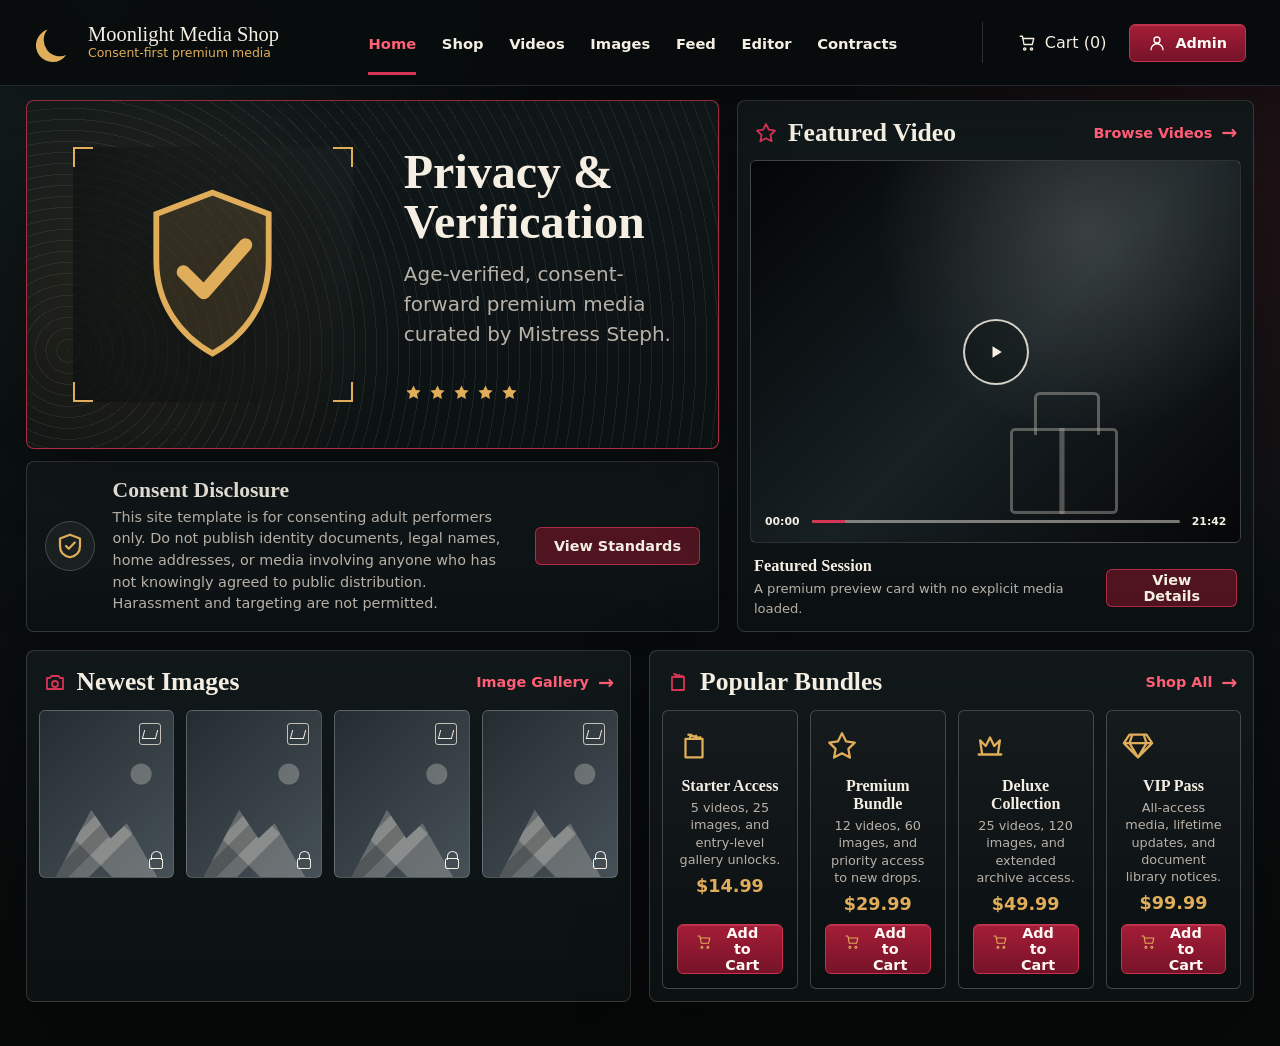
<file: index.html>
<!doctype html>
<html lang="en">
  <head>
    <meta charset="UTF-8" />
    <meta name="viewport" content="width=device-width, initial-scale=1.0" />
    <title>Moonlight Media Shop</title>
    <link rel="icon" href="data:image/svg+xml,%3Csvg xmlns='http://www.w3.org/2000/svg' viewBox='0 0 48 48'%3E%3Cpath fill='%23e0ad5a' d='M36.8 37.7a18.5 18.5 0 0 1-21.3-29 19 19 0 1 0 21.3 29Z'/%3E%3C/svg%3E" />
    <link rel="stylesheet" href="styles.css" />
  </head>
  <body>
    <header class="site-header">
      <a class="brand" href="#home" data-route-link="home" aria-label="Moonlight Media Shop home">
        <span class="brand-mark" aria-hidden="true">
          <svg viewBox="0 0 48 48" role="img">
            <path d="M36.8 37.7a18.5 18.5 0 0 1-21.3-29 19 19 0 1 0 21.3 29Z" />
          </svg>
        </span>
        <span>
          <span class="brand-name">Moonlight Media Shop</span>
          <span class="brand-subtitle">Consent-first premium media</span>
        </span>
      </a>

      <button class="menu-toggle" type="button" aria-label="Open menu" aria-expanded="false">
        <svg viewBox="0 0 24 24" aria-hidden="true">
          <path d="M4 7h16M4 12h16M4 17h16" />
        </svg>
      </button>

      <nav class="main-nav" aria-label="Primary navigation">
        <a class="nav-link active" href="#home" data-route-link="home">Home</a>
        <a class="nav-link" href="#shop" data-route-link="shop">Shop</a>
        <a class="nav-link" href="#videos" data-route-link="videos">Videos</a>
        <a class="nav-link" href="#images" data-route-link="images">Images</a>
        <a class="nav-link" href="#feed" data-route-link="feed">Feed</a>
        <a class="nav-link" href="#photo-editor" data-route-link="photo-editor">Editor</a>
        <a class="nav-link" href="#contracts" data-route-link="contracts">Contracts</a>
      </nav>

      <div class="header-actions">
        <button class="icon-button cart-button" type="button" aria-label="Open cart">
          <svg viewBox="0 0 24 24" aria-hidden="true">
            <path d="M6 6h15l-2 8H8L6 3H3" />
            <circle cx="9" cy="20" r="1.5" />
            <circle cx="18" cy="20" r="1.5" />
          </svg>
          <span>Cart (<span id="cartCount">0</span>)</span>
        </button>
        <button class="primary-button" type="button" data-route-link="contracts">
          <svg viewBox="0 0 24 24" aria-hidden="true">
            <path d="M12 12a4 4 0 1 0 0-8 4 4 0 0 0 0 8ZM4 21a8 8 0 0 1 16 0" />
          </svg>
          Admin
        </button>
      </div>
    </header>

    <main>
      <section class="page active" id="home" data-route="home">
        <div class="home-grid">
          <section class="hero-panel">
            <div class="verification-banner" aria-label="Privacy-safe verification banner placeholder">
              <div class="verification-art" aria-hidden="true">
                <span class="corner top-left"></span>
                <span class="corner top-right"></span>
                <span class="corner bottom-left"></span>
                <span class="corner bottom-right"></span>
                <svg viewBox="0 0 80 96" role="img">
                  <path d="M40 6 69 17v24c0 22-12.2 38.8-29 48C23.2 79.8 11 63 11 41V17L40 6Z" />
                  <path d="m25 47 10.5 10.5L57 33" />
                </svg>
              </div>
              <div class="verification-copy">
                <h1>Privacy &amp; Verification</h1>
                <p>Age-verified, consent-forward premium media curated by Mistress Steph.</p>
                <div class="rating-row" aria-label="Five star editorial rating">
                  <svg viewBox="0 0 24 24" aria-hidden="true">
                    <path d="m12 3 2.8 5.7 6.2.9-4.5 4.4 1.1 6.2L12 17.2l-5.6 3 1.1-6.2L3 9.6l6.2-.9L12 3Z" />
                  </svg>
                  <svg viewBox="0 0 24 24" aria-hidden="true">
                    <path d="m12 3 2.8 5.7 6.2.9-4.5 4.4 1.1 6.2L12 17.2l-5.6 3 1.1-6.2L3 9.6l6.2-.9L12 3Z" />
                  </svg>
                  <svg viewBox="0 0 24 24" aria-hidden="true">
                    <path d="m12 3 2.8 5.7 6.2.9-4.5 4.4 1.1 6.2L12 17.2l-5.6 3 1.1-6.2L3 9.6l6.2-.9L12 3Z" />
                  </svg>
                  <svg viewBox="0 0 24 24" aria-hidden="true">
                    <path d="m12 3 2.8 5.7 6.2.9-4.5 4.4 1.1 6.2L12 17.2l-5.6 3 1.1-6.2L3 9.6l6.2-.9L12 3Z" />
                  </svg>
                  <svg viewBox="0 0 24 24" aria-hidden="true">
                    <path d="m12 3 2.8 5.7 6.2.9-4.5 4.4 1.1 6.2L12 17.2l-5.6 3 1.1-6.2L3 9.6l6.2-.9L12 3Z" />
                  </svg>
                </div>
              </div>
            </div>

            <div class="disclosure-strip">
              <div class="shield-icon" aria-hidden="true">
                <svg viewBox="0 0 24 24">
                  <path d="M12 3 20 6v6c0 5.2-3.1 8-8 9-4.9-1-8-3.8-8-9V6l8-3Z" />
                  <path d="m8.8 12 2.2 2.2 4.8-5" />
                </svg>
              </div>
              <div>
                <h2>Consent Disclosure</h2>
                <p>
                  This site template is for consenting adult performers only. Do not publish identity
                  documents, legal names, home addresses, or media involving anyone who has not knowingly
                  agreed to public distribution. Harassment and targeting are not permitted.
                </p>
              </div>
              <button class="secondary-button" type="button" data-route-link="contracts">View Standards</button>
            </div>
          </section>

          <section class="feature-video panel">
            <div class="section-heading">
              <h2>
                <svg viewBox="0 0 24 24" aria-hidden="true">
                  <path d="m12 3 2.8 5.7 6.2.9-4.5 4.4 1.1 6.2L12 17.2l-5.6 3 1.1-6.2L3 9.6l6.2-.9L12 3Z" />
                </svg>
                Featured Video
              </h2>
              <button class="text-button" type="button" data-route-link="videos">Browse Videos</button>
            </div>
            <div class="video-frame featured-frame">
              <div class="stage-prop" aria-hidden="true"></div>
              <button class="play-button" type="button" aria-label="Preview featured video">
                <svg viewBox="0 0 24 24" aria-hidden="true">
                  <path d="m9 7 8 5-8 5V7Z" />
                </svg>
              </button>
              <div class="media-timeline" aria-hidden="true">
                <span>00:00</span>
                <div><span></span></div>
                <span>21:42</span>
              </div>
            </div>
            <div class="media-details">
              <div>
                <h3>Featured Session</h3>
                <p>A premium preview card with no explicit media loaded.</p>
              </div>
              <button class="secondary-button" type="button" data-route-link="shop">View Details</button>
            </div>
          </section>
        </div>

        <div class="feed-grid">
          <section class="panel">
            <div class="section-heading">
              <h2>
                <svg viewBox="0 0 24 24" aria-hidden="true">
                  <path d="M4 8h3l1.4-2h7.2L17 8h3v11H4V8Z" />
                  <circle cx="12" cy="14" r="3" />
                </svg>
                Newest Images
              </h2>
              <button class="text-button" type="button" data-route-link="images">Image Gallery</button>
            </div>
            <div class="image-row">
              <article class="image-card"><span class="image-icon"></span><span class="lock-icon"></span></article>
              <article class="image-card"><span class="image-icon"></span><span class="lock-icon"></span></article>
              <article class="image-card"><span class="image-icon"></span><span class="lock-icon"></span></article>
              <article class="image-card"><span class="image-icon"></span><span class="lock-icon"></span></article>
            </div>
          </section>

          <section class="panel">
            <div class="section-heading">
              <h2>
                <svg viewBox="0 0 24 24" aria-hidden="true">
                  <path d="M6 7h12v13H6V7ZM8 4l10 3M12 7l1.5-2.2M15 7l1.5-1.2M9 7l.8-3" />
                </svg>
                Popular Bundles
              </h2>
              <button class="text-button" type="button" data-route-link="shop">Shop All</button>
            </div>
            <div class="bundle-grid" id="homeBundles"></div>
          </section>
        </div>
      </section>

      <section class="page" id="shop" data-route="shop">
        <div class="page-title-row">
          <div>
            <h1>Shop</h1>
            <p>Premium access bundles, updated regularly with consent-verified media drops.</p>
          </div>
          <button class="secondary-button cart-button" type="button">Open Cart</button>
        </div>
        <div class="product-grid" id="shopProducts"></div>
      </section>

      <section class="page" id="videos" data-route="videos">
        <div class="page-title-row">
          <div>
            <h1>Video Albums</h1>
            <p>Albums are organized by bundle access, with VIP-only bonus albums after the core bundles.</p>
          </div>
          <div class="toolbar">
            <label>
              <span>Access</span>
              <select id="videoCategory">
                <option value="all">All Albums</option>
                <option value="starter-access">Starter Access</option>
                <option value="premium-bundle">Premium Bundle</option>
                <option value="deluxe-collection">Deluxe Collection</option>
                <option value="vip-pass">VIP Pass</option>
                <option value="vip-extra">VIP Bonus Albums</option>
              </select>
            </label>
            <label>
              <span>Sort</span>
              <select id="videoSort">
                <option value="bundle">Bundle Order</option>
                <option value="count">Most Videos</option>
                <option value="popular">Popular</option>
              </select>
            </label>
          </div>
        </div>
        <section class="media-upload-panel panel" id="videoUploadPanel" hidden>
          <div>
            <h2>Upload Videos</h2>
            <p>Admin media uploads for the selected album. Files stay in this browser session.</p>
          </div>
          <div class="media-upload-controls">
            <label>
              <span>Album</span>
              <select id="videoUploadAlbum"></select>
            </label>
          </div>
          <label class="drop-zone media-drop-zone" for="videoUpload">
            <svg viewBox="0 0 24 24" aria-hidden="true">
              <path d="M12 16V4m0 0L7 9m5-5 5 5M5 20h14" />
            </svg>
            <span>Choose Videos</span>
            <small>Video files, no frontend size cap</small>
          </label>
          <input id="videoUpload" class="media-file-input" type="file" accept="video/*" multiple />
          <p class="upload-status" id="videoUploadStatus" role="status"></p>
        </section>
        <section class="media-editor-panel panel" id="videoEditorPanel" hidden>
          <div class="editor-head">
            <div>
              <h2>Video Editor</h2>
              <p id="videoEditorSummary">Select an album to manage.</p>
            </div>
            <div class="editor-toolbar">
              <label>
                <span>Album</span>
                <select id="videoEditorAlbum"></select>
              </label>
              <button class="secondary-button" type="button" data-delete-selected-media="video">Delete Selected</button>
              <button class="secondary-button danger-button" type="button" data-clear-media-album="video">Clear Album</button>
            </div>
          </div>
          <div class="editor-list" id="videoEditorList"></div>
        </section>
        <div class="video-grid" id="videoGrid"></div>
      </section>

      <section class="page" id="images" data-route="images">
        <div class="page-title-row">
          <div>
            <h1>Image Gallery</h1>
            <p>Image albums are arranged by bundle access, including three extra VIP-only collections.</p>
          </div>
          <div class="toolbar">
            <label>
              <span>Access</span>
              <select id="imageCategory">
                <option value="all">All Albums</option>
                <option value="starter-access">Starter Access</option>
                <option value="premium-bundle">Premium Bundle</option>
                <option value="deluxe-collection">Deluxe Collection</option>
                <option value="vip-pass">VIP Pass</option>
                <option value="vip-extra">VIP Bonus Albums</option>
              </select>
            </label>
            <label>
              <span>Sort</span>
              <select id="imageSort">
                <option value="bundle">Bundle Order</option>
                <option value="count">Most Images</option>
                <option value="popular">Popular</option>
              </select>
            </label>
          </div>
        </div>
        <section class="media-upload-panel panel" id="imageUploadPanel" hidden>
          <div>
            <h2>Upload Images</h2>
            <p>Admin media uploads for the selected album. Files stay in this browser session.</p>
          </div>
          <div class="media-upload-controls">
            <label>
              <span>Album</span>
              <select id="imageUploadAlbum"></select>
            </label>
          </div>
          <label class="drop-zone media-drop-zone" for="imageUpload">
            <svg viewBox="0 0 24 24" aria-hidden="true">
              <path d="M12 16V4m0 0L7 9m5-5 5 5M5 20h14" />
            </svg>
            <span>Choose Images</span>
            <small>Image files, no frontend size cap</small>
          </label>
          <input id="imageUpload" class="media-file-input" type="file" accept="image/*" multiple />
          <p class="upload-status" id="imageUploadStatus" role="status"></p>
        </section>
        <section class="media-editor-panel panel" id="imageEditorPanel" hidden>
          <div class="editor-head">
            <div>
              <h2>Image Editor</h2>
              <p id="imageEditorSummary">Select an album to manage.</p>
            </div>
            <div class="editor-toolbar">
              <label>
                <span>Album</span>
                <select id="imageEditorAlbum"></select>
              </label>
              <button class="secondary-button" type="button" data-delete-selected-media="image">Delete Selected</button>
              <button class="secondary-button danger-button" type="button" data-clear-media-album="image">Clear Album</button>
            </div>
          </div>
          <div class="editor-list" id="imageEditorList"></div>
        </section>
        <div class="gallery-grid" id="imageGrid"></div>
      </section>

      <section class="page" id="feed" data-route="feed">
        <div class="page-title-row">
          <div>
            <h1>Feed</h1>
            <p>Published edits from the photo editor appear here as a local media feed.</p>
          </div>
          <div class="toolbar">
            <button class="secondary-button" type="button" data-route-link="photo-editor">Open Editor</button>
            <button class="secondary-button danger-button" type="button" id="clearPhotoFeed">Clear Feed</button>
          </div>
        </div>
        <div class="photo-feed-grid" id="photoFeedGrid"></div>
      </section>

      <section class="page" id="photo-editor" data-route="photo-editor">
        <div class="page-title-row">
          <div>
            <h1>Photo Editor</h1>
            <p>Upload a photo, edit it on canvas, then publish the finished image to the feed.</p>
          </div>
          <button class="secondary-button" type="button" data-route-link="feed">View Feed</button>
        </div>

        <div class="photo-panel-menu" aria-label="Photo editor panel controls">
          <div class="photo-panel-menu-group">
            <span>Left Panel</span>
            <div class="photo-panel-menu-buttons" role="group" aria-label="Left panel tools">
              <button class="active" type="button" data-editor-panel="left" data-editor-section="source">Source</button>
              <button type="button" data-editor-panel="left" data-editor-section="post">Post</button>
              <button type="button" data-editor-panel="left" data-editor-section="actions">Actions</button>
            </div>
          </div>

          <div class="photo-panel-menu-group">
            <span>Right Panel</span>
            <div class="photo-panel-menu-buttons" role="group" aria-label="Right panel tools">
              <button class="active" type="button" data-editor-panel="right" data-editor-section="presets">Presets</button>
              <button type="button" data-editor-panel="right" data-editor-section="color">Color</button>
              <button type="button" data-editor-panel="right" data-editor-section="effects">Effects</button>
              <button type="button" data-editor-panel="right" data-editor-section="transform">Transform</button>
              <button type="button" data-editor-panel="right" data-editor-section="brush">Brush</button>
              <button type="button" data-editor-panel="right" data-editor-section="text">Text</button>
              <button type="button" data-editor-panel="right" data-editor-section="shapes">Shapes</button>
            </div>
          </div>
        </div>

        <div class="photo-editor-shell">
          <aside class="photo-tool-panel panel">
            <section class="tool-section active" data-panel-section="source" data-panel-side="left">
              <h2>Source</h2>
              <label class="drop-zone photo-drop-zone" for="photoEditorUpload">
                <svg viewBox="0 0 24 24" aria-hidden="true">
                  <path d="M12 16V4m0 0L7 9m5-5 5 5M5 20h14" />
                </svg>
                <span>Choose Photo</span>
                <small>JPG, PNG, WebP, GIF</small>
              </label>
              <input id="photoEditorUpload" class="media-file-input" type="file" accept="image/*" />
            </section>

            <section class="tool-section" data-panel-section="post" data-panel-side="left">
              <h2>Feed Post</h2>
              <label>
                <span>Title</span>
                <input id="photoFeedTitle" type="text" placeholder="Untitled edit" />
              </label>
              <label>
                <span>Caption</span>
                <textarea id="photoFeedCaption" rows="4" placeholder="Caption"></textarea>
              </label>
              <button class="primary-button full-width" type="button" id="publishPhotoFeed">Publish to Feed</button>
            </section>

            <section class="tool-section" data-panel-section="actions" data-panel-side="left">
              <h2>Actions</h2>
              <div class="button-grid">
                <button class="secondary-button" type="button" id="undoPhotoEdit">Undo</button>
                <button class="secondary-button" type="button" id="redoPhotoEdit">Redo</button>
                <button class="secondary-button" type="button" id="resetPhotoEdit">Reset</button>
                <button class="secondary-button" type="button" id="downloadPhotoEdit">Download</button>
              </div>
            </section>
          </aside>

          <section class="photo-canvas-panel panel">
            <div class="photo-canvas-toolbar">
              <div>
                <strong id="photoCanvasLabel">No photo loaded</strong>
                <span id="photoCanvasMeta">0 x 0</span>
              </div>
              <label class="inline-check">
                <input id="compareOriginal" type="checkbox" />
                <span>Compare</span>
              </label>
            </div>
            <div class="photo-canvas-wrap">
              <canvas id="photoCanvas" width="1200" height="800"></canvas>
              <div class="photo-empty-state" id="photoEmptyState">Upload a photo</div>
            </div>
            <p class="upload-status" id="photoEditorStatus" role="status"></p>
          </section>

          <aside class="photo-tool-panel panel">
            <section class="tool-section active" data-panel-section="presets" data-panel-side="right">
              <h2>Presets</h2>
              <div class="preset-grid">
                <button type="button" data-photo-preset="clean">Clean</button>
                <button type="button" data-photo-preset="warm">Warm</button>
                <button type="button" data-photo-preset="noir">Noir</button>
                <button type="button" data-photo-preset="vintage">Vintage</button>
                <button type="button" data-photo-preset="soft">Soft</button>
                <button type="button" data-photo-preset="punch">Punch</button>
              </div>
            </section>

            <section class="tool-section" data-panel-section="color" data-panel-side="right">
              <h2>Color</h2>
              <label class="range-control">
                <span>Brightness <output id="brightnessValue">100</output></span>
                <input id="brightnessControl" type="range" min="0" max="200" value="100" data-photo-setting="brightness" />
              </label>
              <label class="range-control">
                <span>Contrast <output id="contrastValue">100</output></span>
                <input id="contrastControl" type="range" min="0" max="200" value="100" data-photo-setting="contrast" />
              </label>
              <label class="range-control">
                <span>Saturation <output id="saturationValue">100</output></span>
                <input id="saturationControl" type="range" min="0" max="220" value="100" data-photo-setting="saturation" />
              </label>
              <label class="range-control">
                <span>Hue <output id="hueValue">0</output></span>
                <input id="hueControl" type="range" min="-180" max="180" value="0" data-photo-setting="hue" />
              </label>
              <label class="range-control">
                <span>Warmth <output id="warmthValue">0</output></span>
                <input id="warmthControl" type="range" min="-100" max="100" value="0" data-photo-setting="warmth" />
              </label>
              <label class="range-control">
                <span>Grayscale <output id="grayscaleValue">0</output></span>
                <input id="grayscaleControl" type="range" min="0" max="100" value="0" data-photo-setting="grayscale" />
              </label>
              <label class="range-control">
                <span>Sepia <output id="sepiaValue">0</output></span>
                <input id="sepiaControl" type="range" min="0" max="100" value="0" data-photo-setting="sepia" />
              </label>
            </section>

            <section class="tool-section" data-panel-section="effects" data-panel-side="right">
              <h2>Effects</h2>
              <label class="range-control">
                <span>Blur <output id="blurValue">0</output></span>
                <input id="blurControl" type="range" min="0" max="12" value="0" step="0.5" data-photo-setting="blur" />
              </label>
              <label class="range-control">
                <span>Vignette <output id="vignetteValue">0</output></span>
                <input id="vignetteControl" type="range" min="0" max="100" value="0" data-photo-setting="vignette" />
              </label>
              <label class="range-control">
                <span>Pixelate <output id="pixelateValue">1</output></span>
                <input id="pixelateControl" type="range" min="1" max="32" value="1" data-photo-setting="pixelate" />
              </label>
              <label class="range-control">
                <span>Frame <output id="frameWidthValue">0</output></span>
                <input id="frameWidthControl" type="range" min="0" max="80" value="0" data-photo-setting="frameWidth" />
              </label>
              <label>
                <span>Frame Color</span>
                <input id="frameColorControl" type="color" value="#e0ad5a" data-photo-setting="frameColor" />
              </label>
              <label class="inline-check">
                <input id="watermarkControl" type="checkbox" data-photo-setting="watermark" />
                <span>Watermark</span>
              </label>
            </section>

            <section class="tool-section" data-panel-section="transform" data-panel-side="right">
              <h2>Transform</h2>
              <div class="button-grid">
                <button class="secondary-button" type="button" data-photo-transform="rotate-left">Rotate Left</button>
                <button class="secondary-button" type="button" data-photo-transform="rotate-right">Rotate Right</button>
                <button class="secondary-button" type="button" data-photo-transform="flip-x">Flip X</button>
                <button class="secondary-button" type="button" data-photo-transform="flip-y">Flip Y</button>
              </div>
              <label>
                <span>Crop</span>
                <select id="cropRatio">
                  <option value="original">Original</option>
                  <option value="1:1">Square</option>
                  <option value="4:5">4:5</option>
                  <option value="16:9">16:9</option>
                  <option value="9:16">9:16</option>
                </select>
              </label>
              <button class="secondary-button full-width" type="button" id="applyCrop">Apply Crop</button>
              <div class="resize-grid">
                <label>
                  <span>Width</span>
                  <input id="resizeWidth" type="number" min="64" step="1" />
                </label>
                <label>
                  <span>Height</span>
                  <input id="resizeHeight" type="number" min="64" step="1" />
                </label>
              </div>
              <button class="secondary-button full-width" type="button" id="applyResize">Resize</button>
            </section>

            <section class="tool-section" data-panel-section="brush" data-panel-side="right">
              <h2>Brush</h2>
              <div class="segmented-control" role="group" aria-label="Paint tool">
                <button class="active" type="button" data-photo-tool="brush">Brush</button>
                <button type="button" data-photo-tool="eraser">Eraser</button>
              </div>
              <label>
                <span>Color</span>
                <input id="brushColor" type="color" value="#ff6077" />
              </label>
              <label class="range-control">
                <span>Size <output id="brushSizeValue">18</output></span>
                <input id="brushSize" type="range" min="2" max="120" value="18" />
              </label>
              <label class="range-control">
                <span>Opacity <output id="brushOpacityValue">85</output></span>
                <input id="brushOpacity" type="range" min="5" max="100" value="85" />
              </label>
            </section>

            <section class="tool-section" data-panel-section="text" data-panel-side="right">
              <h2>Text</h2>
              <input id="overlayText" type="text" placeholder="Text overlay" />
              <div class="resize-grid">
                <label>
                  <span>Size</span>
                  <input id="textSize" type="number" min="12" max="220" value="54" />
                </label>
                <label>
                  <span>Color</span>
                  <input id="textColor" type="color" value="#f5efe3" />
                </label>
              </div>
              <label>
                <span>Font</span>
                <select id="textFont">
                  <option value="Georgia, serif">Serif</option>
                  <option value="Inter, sans-serif">Sans</option>
                  <option value="Impact, sans-serif">Impact</option>
                  <option value="'Courier New', monospace">Mono</option>
                </select>
              </label>
              <label>
                <span>Placement</span>
                <select id="textPlacement">
                  <option value="center">Center</option>
                  <option value="top">Top</option>
                  <option value="bottom">Bottom</option>
                  <option value="left">Left</option>
                  <option value="right">Right</option>
                </select>
              </label>
              <button class="secondary-button full-width" type="button" id="addPhotoText">Add Text</button>
            </section>

            <section class="tool-section" data-panel-section="shapes" data-panel-side="right">
              <h2>Shapes</h2>
              <div class="resize-grid">
                <label>
                  <span>Shape</span>
                  <select id="shapeType">
                    <option value="rectangle">Rectangle</option>
                    <option value="circle">Circle</option>
                    <option value="line">Line</option>
                  </select>
                </label>
                <label>
                  <span>Color</span>
                  <input id="shapeColor" type="color" value="#e0ad5a" />
                </label>
              </div>
              <label class="range-control">
                <span>Size <output id="shapeSizeValue">35</output></span>
                <input id="shapeSize" type="range" min="10" max="90" value="35" />
              </label>
              <label class="inline-check">
                <input id="shapeFill" type="checkbox" />
                <span>Fill</span>
              </label>
              <button class="secondary-button full-width" type="button" id="addPhotoShape">Add Shape</button>
            </section>
          </aside>
        </div>
      </section>

      <section class="page" id="contracts" data-route="contracts">
        <div class="page-title-row">
          <div>
            <h1>Contracts</h1>
            <p>Public contract viewer. Admin access is required only for uploading, downloading, or deleting documents.</p>
          </div>
          <button class="secondary-button" type="button" id="logoutContracts" hidden>Lock</button>
        </div>

        <section class="contract-lock panel" id="contractLock">
          <div class="lock-art" aria-hidden="true">
            <svg viewBox="0 0 64 64">
              <rect x="14" y="28" width="36" height="28" rx="4" />
              <path d="M22 28v-8a10 10 0 0 1 20 0v8" />
              <path d="M32 39v8" />
            </svg>
          </div>
          <div>
            <h2>Admin Access</h2>
            <p>Enter the admin password to upload documents or enable download and delete controls.</p>
            <form class="password-form" id="passwordForm">
              <label>
                <span>Password</span>
                <input id="contractPassword" type="password" autocomplete="current-password" />
              </label>
              <button class="primary-button" type="submit">Unlock</button>
            </form>
            <p class="form-message" id="passwordMessage" role="status"></p>
          </div>
        </section>

        <section class="contract-admin panel" id="contractAdmin">
          <div class="tabs" role="tablist" aria-label="Contract tools">
            <button class="tab active" type="button" data-tab="library">Public Documents</button>
            <button class="tab" type="button" id="uploadTabButton" data-tab="upload" hidden>Upload Document</button>
          </div>

          <div class="tab-panel active" id="libraryTab" data-tab-panel="library">
            <div class="table-wrap">
              <table class="document-table">
                <thead>
                  <tr>
                    <th>Name</th>
                    <th>Type</th>
                    <th>Size</th>
                    <th>Uploaded</th>
                    <th>Actions</th>
                  </tr>
                </thead>
                <tbody id="documentRows"></tbody>
              </table>
            </div>
            <div class="document-preview" id="documentPreview">
              <p>Select a PDF, DOCX, or Word file from the library to preview it here.</p>
            </div>
          </div>

          <div class="tab-panel" id="uploadTab" data-tab-panel="upload">
            <div class="upload-layout">
              <div>
                <h2>Upload New Document</h2>
                <p>
                  Add PDF or Word documents that you are authorized to publish or review. PDFs preview
                  inline, DOCX files show extracted text when supported, and files stay in this browser
                  session for the static demo.
                </p>
              </div>
              <label class="drop-zone" for="documentUpload">
                <svg viewBox="0 0 24 24" aria-hidden="true">
                  <path d="M12 16V4m0 0L7 9m5-5 5 5M5 20h14" />
                </svg>
                <span>Choose Files</span>
                <small>PDF, DOC, or DOCX up to 50MB</small>
              </label>
              <input id="documentUpload" type="file" accept=".pdf,.doc,.docx,application/pdf,application/msword,application/vnd.openxmlformats-officedocument.wordprocessingml.document" multiple />
            </div>
          </div>
        </section>
      </section>
    </main>

    <aside class="cart-drawer" id="cartDrawer" aria-label="Shopping cart" aria-hidden="true">
      <div class="cart-panel">
        <div class="cart-head">
          <h2>Cart</h2>
          <button class="icon-only" type="button" id="closeCart" aria-label="Close cart">
            <svg viewBox="0 0 24 24" aria-hidden="true">
              <path d="m6 6 12 12M18 6 6 18" />
            </svg>
          </button>
        </div>
        <div class="cart-items" id="cartItems"></div>
        <div class="cart-total">
          <span>Total</span>
          <strong id="cartTotal">$0.00</strong>
        </div>
        <div class="checkout-status" id="checkoutStatus" aria-live="polite"></div>
        <button class="primary-button full-width" type="button" id="checkoutButton">Checkout</button>
      </div>
    </aside>

    <script src="script.js"></script>
  </body>
</html>
</file>
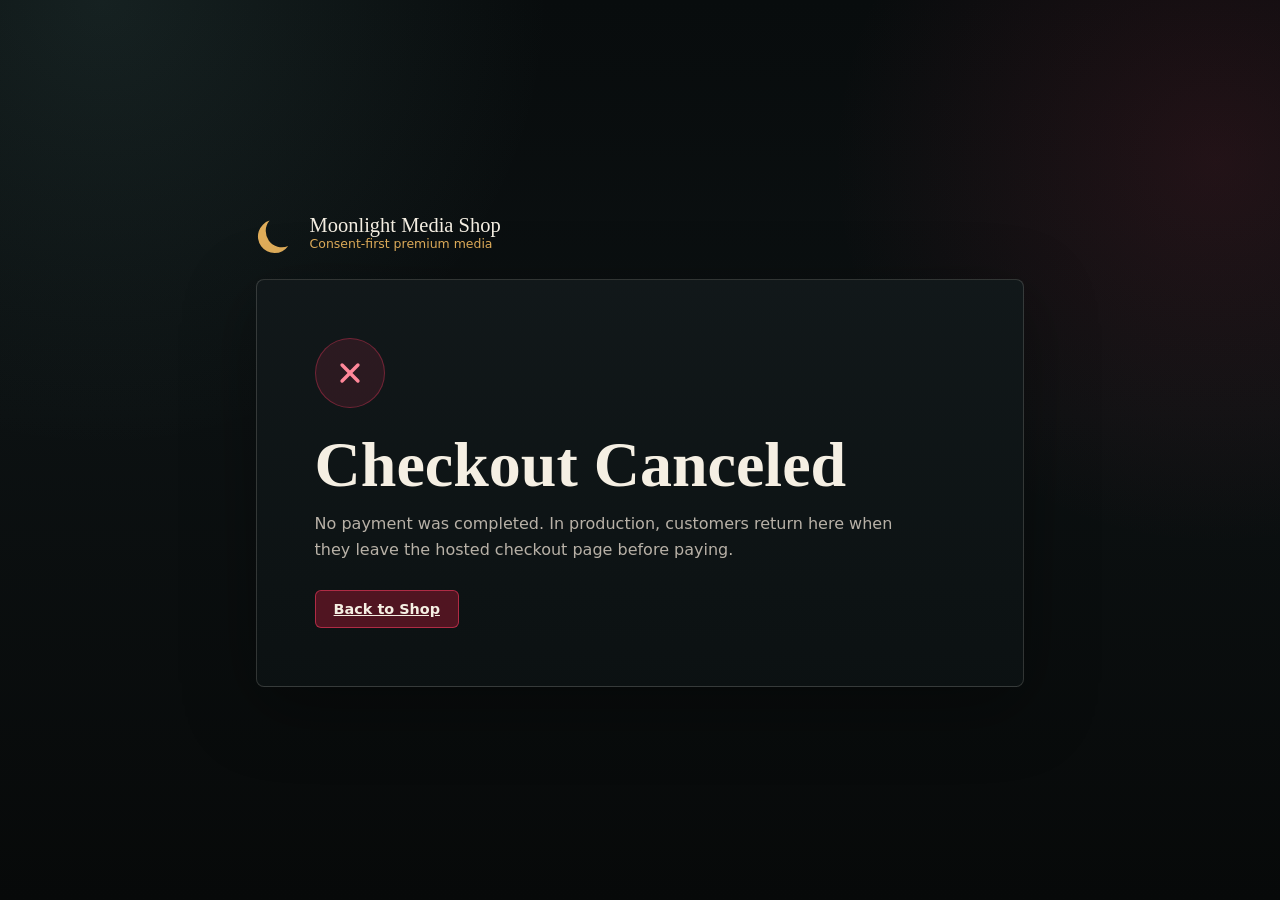
<file: cancel.html>
<!doctype html>
<html lang="en">
  <head>
    <meta charset="UTF-8" />
    <meta name="viewport" content="width=device-width, initial-scale=1.0" />
    <title>Checkout Canceled - Moonlight Media Shop</title>
    <link rel="icon" href="data:image/svg+xml,%3Csvg xmlns='http://www.w3.org/2000/svg' viewBox='0 0 48 48'%3E%3Cpath fill='%23e0ad5a' d='M36.8 37.7a18.5 18.5 0 0 1-21.3-29 19 19 0 1 0 21.3 29Z'/%3E%3C/svg%3E" />
    <link rel="stylesheet" href="styles.css" />
  </head>
  <body class="checkout-page">
    <main class="checkout-result">
      <a class="brand" href="index.html#home" aria-label="Moonlight Media Shop home">
        <span class="brand-mark" aria-hidden="true">
          <svg viewBox="0 0 48 48" role="img">
            <path d="M36.8 37.7a18.5 18.5 0 0 1-21.3-29 19 19 0 1 0 21.3 29Z" />
          </svg>
        </span>
        <span>
          <span class="brand-name">Moonlight Media Shop</span>
          <span class="brand-subtitle">Consent-first premium media</span>
        </span>
      </a>
      <section class="result-panel">
        <span class="result-icon cancel-icon" aria-hidden="true">
          <svg viewBox="0 0 24 24">
            <path d="m7 7 10 10M17 7 7 17" />
          </svg>
        </span>
        <h1>Checkout Canceled</h1>
        <p>
          No payment was completed. In production, customers return here when they leave the
          hosted checkout page before paying.
        </p>
        <a class="secondary-button" href="index.html#shop">Back to Shop</a>
      </section>
    </main>
  </body>
</html>
</file>
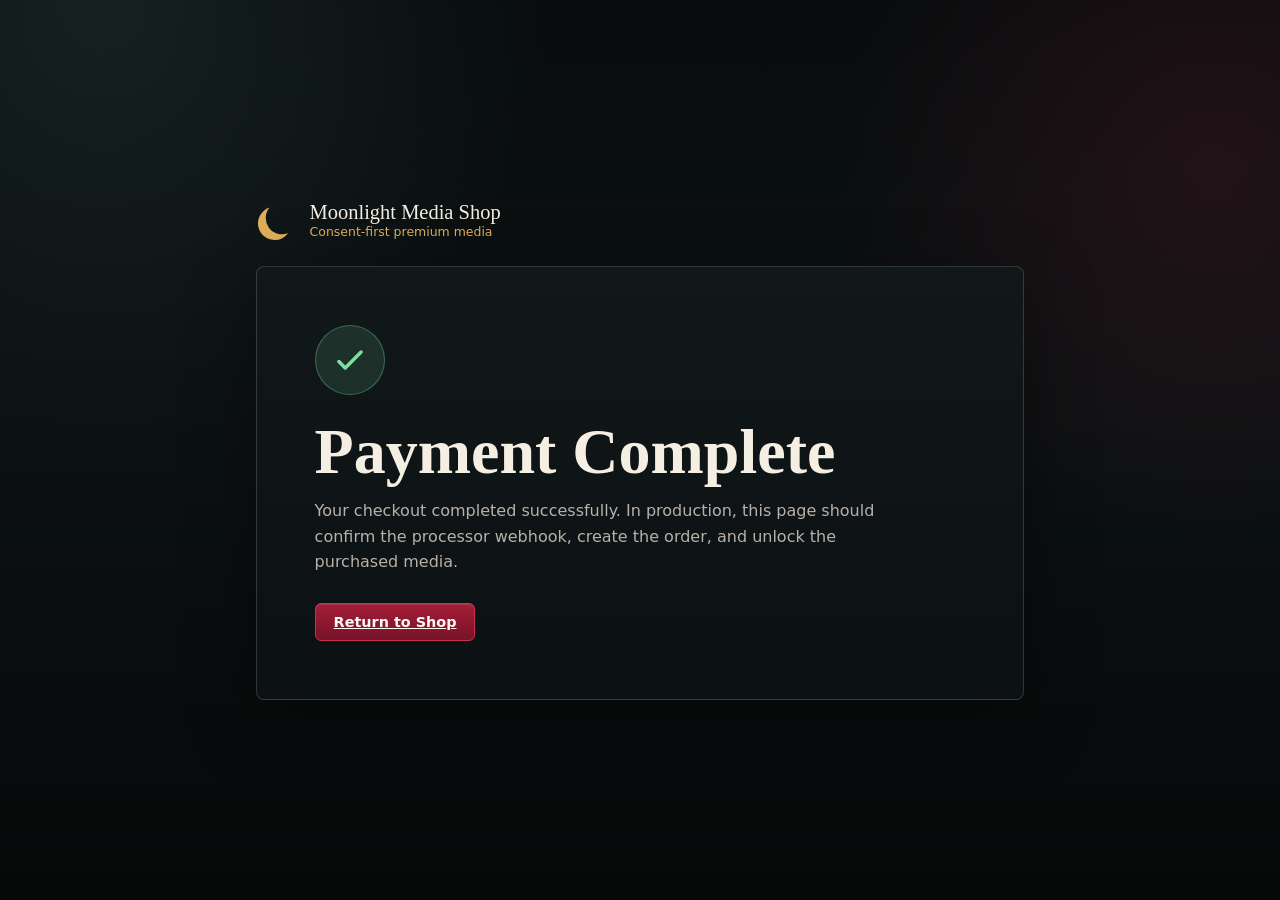
<file: success.html>
<!doctype html>
<html lang="en">
  <head>
    <meta charset="UTF-8" />
    <meta name="viewport" content="width=device-width, initial-scale=1.0" />
    <title>Payment Complete - Moonlight Media Shop</title>
    <link rel="icon" href="data:image/svg+xml,%3Csvg xmlns='http://www.w3.org/2000/svg' viewBox='0 0 48 48'%3E%3Cpath fill='%23e0ad5a' d='M36.8 37.7a18.5 18.5 0 0 1-21.3-29 19 19 0 1 0 21.3 29Z'/%3E%3C/svg%3E" />
    <link rel="stylesheet" href="styles.css" />
  </head>
  <body class="checkout-page">
    <main class="checkout-result">
      <a class="brand" href="index.html#home" aria-label="Moonlight Media Shop home">
        <span class="brand-mark" aria-hidden="true">
          <svg viewBox="0 0 48 48" role="img">
            <path d="M36.8 37.7a18.5 18.5 0 0 1-21.3-29 19 19 0 1 0 21.3 29Z" />
          </svg>
        </span>
        <span>
          <span class="brand-name">Moonlight Media Shop</span>
          <span class="brand-subtitle">Consent-first premium media</span>
        </span>
      </a>
      <section class="result-panel">
        <span class="result-icon success-icon" aria-hidden="true">
          <svg viewBox="0 0 24 24">
            <path d="m5 13 4 4L19 7" />
          </svg>
        </span>
        <h1>Payment Complete</h1>
        <p>
          Your checkout completed successfully. In production, this page should confirm the
          processor webhook, create the order, and unlock the purchased media.
        </p>
        <a class="primary-button" href="index.html#shop">Return to Shop</a>
      </section>
    </main>
  </body>
</html>
</file>
<file: styles.css>
:root {
  --bg: #080c0d;
  --bg-soft: #101719;
  --surface: #12191b;
  --surface-strong: #172023;
  --border: #334044;
  --border-hot: #bd2848;
  --text: #f5efe3;
  --muted: #b8b1a7;
  --subtle: #7f8a8f;
  --accent: #d63454;
  --accent-dark: #81172c;
  --gold: #e0ad5a;
  --teal: #78b9b2;
  --shadow: 0 20px 70px rgba(0, 0, 0, 0.35);
  --radius: 8px;
  --font-serif: Georgia, "Times New Roman", serif;
  --font-sans: Inter, ui-sans-serif, system-ui, -apple-system, BlinkMacSystemFont, "Segoe UI", sans-serif;
}

* {
  box-sizing: border-box;
}

html {
  background: var(--bg);
  color: var(--text);
  font-family: var(--font-sans);
  scroll-behavior: smooth;
}

body {
  min-height: 100vh;
  margin: 0;
  background:
    radial-gradient(circle at 8% 0%, rgba(120, 185, 178, 0.12), transparent 28rem),
    radial-gradient(circle at 95% 18%, rgba(214, 52, 84, 0.12), transparent 24rem),
    linear-gradient(180deg, #080c0d 0%, #0c1112 46%, #070909 100%);
}

button,
input,
select {
  font: inherit;
}

button,
a {
  -webkit-tap-highlight-color: transparent;
}

svg {
  display: block;
}

.site-header {
  position: sticky;
  top: 0;
  z-index: 50;
  display: flex;
  align-items: center;
  gap: 24px;
  min-height: 72px;
  padding: 10px clamp(16px, 3vw, 34px);
  background: rgba(8, 12, 13, 0.94);
  border-bottom: 1px solid rgba(245, 239, 227, 0.12);
  box-shadow: 0 10px 40px rgba(0, 0, 0, 0.28);
  backdrop-filter: blur(18px);
}

.brand {
  display: inline-flex;
  align-items: center;
  gap: 12px;
  color: var(--text);
  text-decoration: none;
  min-width: 250px;
}

.brand-mark {
  display: grid;
  place-items: center;
  width: 42px;
  height: 42px;
  color: var(--gold);
}

.brand-mark svg {
  width: 42px;
  height: 42px;
  fill: currentColor;
}

.brand-name {
  display: block;
  font-family: var(--font-serif);
  font-size: clamp(1.15rem, 1.6vw, 1.45rem);
  line-height: 1.05;
}

.brand-subtitle {
  display: block;
  color: var(--gold);
  font-size: 0.78rem;
  line-height: 1.3;
}

.main-nav {
  display: flex;
  align-items: center;
  justify-content: center;
  gap: clamp(16px, 2vw, 34px);
  flex: 1;
}

.nav-link {
  position: relative;
  color: var(--text);
  text-decoration: none;
  font-size: 0.92rem;
  font-weight: 700;
  padding: 25px 0 23px;
}

.nav-link::after {
  position: absolute;
  right: 0;
  bottom: 0;
  left: 0;
  height: 3px;
  content: "";
  background: transparent;
}

.nav-link.active,
.nav-link:hover {
  color: #ff6077;
}

.nav-link.active::after {
  background: var(--accent);
}

.header-actions {
  display: flex;
  align-items: center;
  gap: 10px;
  border-left: 1px solid rgba(245, 239, 227, 0.16);
  padding-left: 22px;
}

.menu-toggle {
  display: none;
}

.icon-button,
.primary-button,
.secondary-button,
.text-button,
.icon-only {
  display: inline-flex;
  align-items: center;
  justify-content: center;
  gap: 9px;
  border: 1px solid transparent;
  cursor: pointer;
  transition:
    transform 160ms ease,
    border-color 160ms ease,
    background 160ms ease,
    color 160ms ease;
}

.icon-button svg,
.primary-button svg,
.secondary-button svg,
.text-button svg,
.icon-only svg {
  width: 18px;
  height: 18px;
  fill: none;
  stroke: currentColor;
  stroke-linecap: round;
  stroke-linejoin: round;
  stroke-width: 1.8;
}

.icon-button {
  color: var(--text);
  background: transparent;
  padding: 10px 12px;
}

.primary-button,
.secondary-button {
  min-height: 38px;
  padding: 0 18px;
  border-radius: 6px;
  font-size: 0.9rem;
  font-weight: 750;
}

.primary-button {
  color: #fff9f5;
  border-color: #cc2f4e;
  background: linear-gradient(180deg, #a51d37, #761328);
  box-shadow: inset 0 1px 0 rgba(255, 255, 255, 0.12);
}

.secondary-button {
  color: var(--text);
  border-color: rgba(214, 52, 84, 0.72);
  background: rgba(129, 23, 44, 0.58);
}

.danger-button {
  border-color: rgba(255, 117, 137, 0.72);
  background: rgba(98, 18, 31, 0.72);
}

.text-button {
  color: #ff5e76;
  background: transparent;
  border: 0;
  padding: 8px 0;
  font-size: 0.9rem;
  font-weight: 750;
}

.text-button::after {
  content: "→";
  font-size: 1.2rem;
  line-height: 1;
}

.icon-only {
  width: 40px;
  height: 40px;
  color: var(--text);
  background: transparent;
  border-radius: 999px;
}

.icon-button:hover,
.primary-button:hover,
.secondary-button:hover,
.text-button:hover,
.icon-only:hover {
  transform: translateY(-1px);
}

main {
  width: min(100%, 1640px);
  margin: 0 auto;
  padding: 14px clamp(14px, 2vw, 28px) 44px;
}

.page {
  display: none;
}

.page.active {
  display: block;
}

.home-grid {
  display: grid;
  grid-template-columns: minmax(0, 1.34fr) minmax(380px, 1fr);
  gap: 18px;
  align-items: stretch;
}

.hero-panel {
  display: flex;
  flex-direction: column;
  gap: 12px;
}

.panel,
.verification-banner,
.disclosure-strip {
  border: 1px solid rgba(245, 239, 227, 0.16);
  background: linear-gradient(180deg, rgba(18, 25, 27, 0.96), rgba(12, 18, 19, 0.96));
  box-shadow: var(--shadow);
}

.panel {
  border-radius: var(--radius);
  padding: 12px;
}

.verification-banner {
  position: relative;
  display: grid;
  grid-template-columns: minmax(280px, 0.95fr) minmax(260px, 1fr);
  gap: clamp(20px, 4vw, 60px);
  min-height: 240px;
  padding: clamp(24px, 4vw, 46px);
  overflow: hidden;
  border-color: rgba(214, 52, 84, 0.78);
  border-radius: var(--radius);
}

.verification-banner::before {
  position: absolute;
  inset: 0;
  content: "";
  background:
    radial-gradient(circle at 15% 55%, rgba(224, 173, 90, 0.15), transparent 18rem),
    repeating-radial-gradient(circle at 6% 72%, rgba(245, 239, 227, 0.1) 0 1px, transparent 1px 11px);
  opacity: 0.72;
  pointer-events: none;
}

.verification-art,
.verification-copy {
  position: relative;
  z-index: 1;
}

.verification-art {
  display: grid;
  place-items: center;
  min-height: 178px;
  background:
    linear-gradient(90deg, rgba(8, 12, 13, 0.7), rgba(18, 25, 27, 0.2)),
    linear-gradient(135deg, rgba(245, 239, 227, 0.06), transparent);
}

.verification-art svg {
  width: clamp(110px, 15vw, 155px);
  color: var(--gold);
  filter: drop-shadow(0 20px 24px rgba(0, 0, 0, 0.42));
}

.verification-art svg path:first-child {
  fill: rgba(224, 173, 90, 0.14);
  stroke: currentColor;
  stroke-width: 3;
}

.verification-art svg path:last-child {
  fill: none;
  stroke: currentColor;
  stroke-linecap: round;
  stroke-linejoin: round;
  stroke-width: 7;
}

.corner {
  position: absolute;
  width: 20px;
  height: 20px;
  border-color: var(--gold);
  border-style: solid;
}

.top-left {
  top: 0;
  left: 0;
  border-width: 2px 0 0 2px;
}

.top-right {
  top: 0;
  right: 0;
  border-width: 2px 2px 0 0;
}

.bottom-left {
  bottom: 0;
  left: 0;
  border-width: 0 0 2px 2px;
}

.bottom-right {
  right: 0;
  bottom: 0;
  border-width: 0 2px 2px 0;
}

.verification-copy {
  display: flex;
  flex-direction: column;
  justify-content: center;
  max-width: 460px;
}

h1,
h2,
h3,
p {
  margin-top: 0;
}

h1,
h2,
h3 {
  color: var(--text);
}

.verification-copy h1,
.page-title-row h1 {
  margin-bottom: 12px;
  font-family: var(--font-serif);
  font-size: clamp(2rem, 4vw, 3rem);
  font-weight: 600;
  line-height: 1.04;
}

.verification-copy p,
.page-title-row p,
.disclosure-strip p,
.media-details p,
.contract-lock p,
.upload-layout p {
  color: var(--muted);
  line-height: 1.5;
}

.verification-copy p {
  max-width: 30ch;
  font-size: clamp(1.05rem, 1.7vw, 1.25rem);
}

.rating-row {
  display: flex;
  gap: 5px;
  margin-top: 14px;
  color: var(--gold);
}

.rating-row svg {
  width: 19px;
  height: 19px;
  fill: currentColor;
}

.disclosure-strip {
  display: grid;
  grid-template-columns: auto minmax(0, 1fr) auto;
  gap: 18px;
  align-items: center;
  min-height: 84px;
  padding: 16px 18px;
  border-radius: var(--radius);
}

.shield-icon {
  display: grid;
  place-items: center;
  width: 50px;
  height: 50px;
  color: var(--gold);
  border: 1px solid rgba(245, 239, 227, 0.2);
  border-radius: 50%;
  background: rgba(245, 239, 227, 0.05);
}

.shield-icon svg {
  width: 30px;
  height: 30px;
  fill: none;
  stroke: currentColor;
  stroke-linecap: round;
  stroke-linejoin: round;
  stroke-width: 1.8;
}

.disclosure-strip h2,
.section-heading h2,
.media-details h3,
.contract-lock h2,
.upload-layout h2 {
  margin-bottom: 4px;
  font-family: var(--font-serif);
  font-weight: 600;
}

.disclosure-strip h2 {
  font-size: 1.35rem;
}

.disclosure-strip p {
  margin-bottom: 0;
  font-size: 0.9rem;
}

.feature-video {
  display: flex;
  flex-direction: column;
}

.section-heading {
  display: flex;
  align-items: center;
  justify-content: space-between;
  gap: 16px;
  padding: 2px 4px 10px;
}

.section-heading h2 {
  display: flex;
  align-items: center;
  gap: 10px;
  margin: 0;
  font-size: clamp(1.45rem, 2vw, 1.85rem);
}

.section-heading h2 svg {
  width: 24px;
  height: 24px;
  color: var(--accent);
  fill: none;
  stroke: currentColor;
  stroke-linecap: round;
  stroke-linejoin: round;
  stroke-width: 1.8;
}

.video-frame {
  position: relative;
  overflow: hidden;
  min-height: 220px;
  border: 1px solid rgba(245, 239, 227, 0.18);
  border-radius: 6px;
  background:
    radial-gradient(circle at 68% 18%, rgba(245, 239, 227, 0.16), transparent 13rem),
    linear-gradient(135deg, #030506, #172023 52%, #050607);
}

.featured-frame {
  flex: 1;
}

.stage-prop {
  position: absolute;
  right: 25%;
  bottom: 28px;
  width: 108px;
  height: 122px;
  opacity: 0.7;
}

.stage-prop::before {
  position: absolute;
  top: 0;
  left: 24px;
  width: 60px;
  height: 40px;
  content: "";
  border: 3px solid rgba(245, 239, 227, 0.45);
  border-bottom: 0;
  border-radius: 6px 6px 0 0;
}

.stage-prop::after {
  position: absolute;
  right: 0;
  bottom: 0;
  left: 0;
  height: 80px;
  content: "";
  border: 3px solid rgba(245, 239, 227, 0.45);
  border-radius: 5px;
  background: linear-gradient(90deg, transparent 45%, rgba(245, 239, 227, 0.42) 46% 50%, transparent 51%);
}

.play-button {
  position: absolute;
  top: 50%;
  left: 50%;
  display: grid;
  place-items: center;
  width: 66px;
  height: 66px;
  color: var(--text);
  border: 2px solid rgba(245, 239, 227, 0.86);
  border-radius: 50%;
  background: rgba(8, 12, 13, 0.35);
  cursor: pointer;
  transform: translate(-50%, -50%);
  transition:
    background 160ms ease,
    transform 160ms ease;
}

.play-button:hover {
  background: rgba(214, 52, 84, 0.55);
  transform: translate(-50%, -50%) scale(1.04);
}

.play-button svg {
  width: 28px;
  height: 28px;
  fill: currentColor;
}

.media-timeline {
  position: absolute;
  right: 14px;
  bottom: 14px;
  left: 14px;
  display: grid;
  grid-template-columns: auto minmax(90px, 1fr) auto;
  align-items: center;
  gap: 12px;
  color: var(--text);
  font-size: 0.68rem;
  font-weight: 700;
}

.media-timeline div {
  height: 3px;
  overflow: hidden;
  border-radius: 99px;
  background: rgba(245, 239, 227, 0.48);
}

.media-timeline div span {
  display: block;
  width: 9%;
  height: 100%;
  background: var(--accent);
}

.media-details {
  display: flex;
  align-items: center;
  justify-content: space-between;
  gap: 16px;
  padding: 13px 4px 0;
}

.media-details h3 {
  margin-bottom: 3px;
  font-size: 1.02rem;
}

.media-details p {
  margin-bottom: 0;
  font-size: 0.82rem;
}

.feed-grid {
  display: grid;
  grid-template-columns: minmax(420px, 1fr) minmax(480px, 1fr);
  gap: 18px;
  margin-top: 18px;
}

.image-row,
.bundle-grid,
.product-grid,
.video-grid,
.gallery-grid {
  display: grid;
  gap: 12px;
}

.image-row {
  grid-template-columns: repeat(4, minmax(0, 1fr));
}

.image-card,
.gallery-card {
  position: relative;
  min-height: 168px;
  overflow: hidden;
  border: 1px solid rgba(245, 239, 227, 0.2);
  border-radius: 6px;
  background:
    radial-gradient(circle at 76% 38%, rgba(245, 239, 227, 0.28) 0 10px, transparent 11px),
    linear-gradient(135deg, #232d31, #465057);
}

.image-card::before,
.gallery-card::before {
  position: absolute;
  right: 12%;
  bottom: 0;
  left: 12%;
  height: 58%;
  content: "";
  background:
    linear-gradient(135deg, transparent 45%, rgba(8, 12, 13, 0.22) 45% 55%, transparent 55%),
    linear-gradient(135deg, transparent 37%, rgba(245, 239, 227, 0.24) 38% 65%, transparent 66%),
    linear-gradient(45deg, transparent 28%, rgba(245, 239, 227, 0.24) 29% 60%, transparent 61%);
  clip-path: polygon(0 100%, 35% 30%, 54% 60%, 70% 44%, 100% 100%);
}

.image-icon,
.lock-icon {
  position: absolute;
  display: grid;
  place-items: center;
  color: var(--text);
  z-index: 3;
}

.image-icon {
  top: 12px;
  right: 12px;
  width: 22px;
  height: 22px;
  border: 1px solid rgba(245, 239, 227, 0.75);
  border-radius: 3px;
}

.image-icon::before {
  width: 12px;
  height: 8px;
  content: "";
  border: 1px solid currentColor;
  border-top: 0;
  transform: skewX(-15deg);
}

.lock-icon {
  right: 8px;
  bottom: 8px;
  width: 18px;
  height: 18px;
}

.lock-icon::before {
  width: 12px;
  height: 9px;
  content: "";
  border: 1.8px solid currentColor;
  border-radius: 2px;
  transform: translateY(3px);
}

.lock-icon::after {
  position: absolute;
  top: 0;
  width: 9px;
  height: 8px;
  content: "";
  border: 1.8px solid currentColor;
  border-bottom: 0;
  border-radius: 9px 9px 0 0;
}

.bundle-grid {
  grid-template-columns: repeat(4, minmax(0, 1fr));
}

.bundle-card,
.product-card {
  display: flex;
  flex-direction: column;
  align-items: center;
  justify-content: space-between;
  min-height: 172px;
  padding: 18px 14px 14px;
  text-align: center;
  border: 1px solid rgba(245, 239, 227, 0.22);
  border-radius: 6px;
  background:
    linear-gradient(180deg, rgba(245, 239, 227, 0.04), transparent),
    rgba(8, 12, 13, 0.32);
}

.bundle-card svg,
.product-card svg {
  width: 34px;
  height: 34px;
  margin-bottom: 14px;
  color: var(--gold);
  fill: none;
  stroke: currentColor;
  stroke-linecap: round;
  stroke-linejoin: round;
  stroke-width: 1.6;
}

.bundle-card h3,
.product-card h2 {
  margin: 0 0 4px;
  font-family: var(--font-serif);
  font-size: 1rem;
  font-weight: 600;
}

.bundle-card p,
.product-card p {
  min-height: 38px;
  margin-bottom: 8px;
  color: var(--muted);
  font-size: 0.8rem;
  line-height: 1.35;
}

.price {
  display: block;
  margin-bottom: 10px;
  color: var(--gold);
  font-size: 1.1rem;
  font-weight: 800;
}

.bundle-card .primary-button,
.product-card .primary-button {
  width: 100%;
}

.page-title-row {
  display: flex;
  align-items: flex-end;
  justify-content: space-between;
  gap: 18px;
  padding: 34px 2px 20px;
}

.page-title-row h1 {
  font-size: clamp(2rem, 4vw, 3.3rem);
}

.page-title-row p {
  max-width: 720px;
  margin-bottom: 0;
}

.toolbar {
  display: flex;
  gap: 12px;
  align-items: end;
  flex-wrap: wrap;
}

.toolbar label,
.password-form label {
  display: grid;
  gap: 7px;
  color: var(--muted);
  font-size: 0.78rem;
  font-weight: 750;
}

select,
input[type="password"],
input[type="text"],
input[type="number"],
textarea {
  min-height: 40px;
  color: var(--text);
  border: 1px solid rgba(245, 239, 227, 0.22);
  border-radius: 6px;
  background: #101719;
  padding: 0 12px;
}

textarea {
  min-height: 90px;
  padding: 10px 12px;
  resize: vertical;
}

input[type="color"] {
  width: 100%;
  min-height: 40px;
  border: 1px solid rgba(245, 239, 227, 0.22);
  border-radius: 6px;
  background: #101719;
  padding: 4px;
}

input[type="range"] {
  width: 100%;
  accent-color: var(--accent);
}

.product-grid {
  grid-template-columns: repeat(4, minmax(0, 1fr));
}

.product-card {
  min-height: 260px;
  align-items: flex-start;
  text-align: left;
  padding: 22px;
}

.product-card svg {
  margin-bottom: 18px;
}

.product-card h2 {
  font-size: 1.25rem;
}

.product-card p {
  min-height: 74px;
  font-size: 0.92rem;
}

.video-grid {
  grid-template-columns: repeat(4, minmax(0, 1fr));
}

.video-card {
  display: grid;
  gap: 9px;
}

.video-card .video-frame {
  min-height: 188px;
}

.album-frame {
  min-height: 220px;
}

.album-card {
  isolation: isolate;
}

.album-admin-actions {
  position: absolute;
  top: 10px;
  right: 10px;
  z-index: 6;
  display: flex;
  gap: 6px;
}

.admin-card-button,
.editor-icon-button {
  display: grid;
  place-items: center;
  width: 34px;
  height: 34px;
  color: var(--text);
  border: 1px solid rgba(245, 239, 227, 0.2);
  border-radius: 5px;
  background: rgba(8, 12, 13, 0.76);
  cursor: pointer;
  backdrop-filter: blur(10px);
}

.admin-card-button:hover,
.editor-icon-button:hover {
  border-color: rgba(224, 173, 90, 0.7);
}

.admin-card-button.danger,
.editor-icon-button.danger {
  color: #ff9caf;
  border-color: rgba(214, 52, 84, 0.45);
}

.admin-card-button:disabled,
.editor-icon-button:disabled {
  cursor: not-allowed;
  opacity: 0.45;
}

.admin-card-button svg,
.editor-icon-button svg {
  width: 17px;
  height: 17px;
  fill: none;
  stroke: currentColor;
  stroke-linecap: round;
  stroke-linejoin: round;
  stroke-width: 1.8;
}

.access-chip {
  position: absolute;
  top: 10px;
  left: 10px;
  z-index: 3;
  color: var(--text);
  border: 1px solid rgba(224, 173, 90, 0.55);
  border-radius: 4px;
  background: rgba(8, 12, 13, 0.72);
  padding: 5px 8px;
  font-size: 0.72rem;
  font-weight: 850;
  letter-spacing: 0.01em;
  backdrop-filter: blur(12px);
}

.vip-extra-album {
  border-color: rgba(224, 173, 90, 0.58);
}

.vip-extra-album .access-chip {
  color: #1a1113;
  background: linear-gradient(180deg, #f0c36d, #d8993d);
  border-color: rgba(255, 240, 200, 0.8);
}

.album-meta {
  display: grid;
  grid-template-columns: minmax(0, 1fr) auto;
  gap: 12px;
  align-items: start;
}

.album-meta strong {
  display: block;
  margin-bottom: 4px;
  color: var(--text);
  font-family: var(--font-serif);
  font-size: 1.08rem;
  font-weight: 600;
}

.album-meta p {
  margin: 0;
  color: var(--muted);
  font-size: 0.82rem;
  line-height: 1.4;
}

.video-meta {
  display: flex;
  align-items: center;
  justify-content: space-between;
  gap: 12px;
  color: var(--muted);
  font-size: 0.82rem;
}

.video-meta strong {
  color: var(--text);
  font-family: var(--font-serif);
  font-size: 1rem;
  font-weight: 600;
}

.duration-chip {
  color: var(--text);
  background: rgba(8, 12, 13, 0.65);
  border: 1px solid rgba(245, 239, 227, 0.16);
  border-radius: 4px;
  padding: 4px 6px;
  font-size: 0.72rem;
  font-weight: 800;
}

.gallery-grid {
  grid-template-columns: repeat(3, minmax(0, 1fr));
}

.gallery-card {
  min-height: 260px;
}

.gallery-card .access-chip {
  right: auto;
}

.gallery-card footer {
  position: absolute;
  right: 10px;
  bottom: 10px;
  left: 10px;
  display: flex;
  align-items: center;
  justify-content: space-between;
  gap: 10px;
  color: var(--text);
  background: rgba(8, 12, 13, 0.72);
  border: 1px solid rgba(245, 239, 227, 0.12);
  border-radius: 6px;
  padding: 9px 10px;
  backdrop-filter: blur(12px);
  z-index: 3;
}

.gallery-card footer strong {
  display: block;
  font-family: var(--font-serif);
  font-size: 1rem;
  font-weight: 600;
}

.gallery-card footer small {
  display: block;
  max-width: 28ch;
  margin-top: 3px;
  color: var(--muted);
  font-size: 0.72rem;
  line-height: 1.25;
}

.gallery-card footer span {
  color: var(--gold);
  font-weight: 800;
  white-space: nowrap;
}

.media-upload-panel {
  display: grid;
  grid-template-columns: minmax(240px, 0.8fr) minmax(210px, 0.55fr) minmax(260px, 0.9fr);
  gap: 18px;
  align-items: stretch;
  margin-bottom: 18px;
}

.media-upload-panel[hidden] {
  display: none;
}

.media-editor-panel {
  display: grid;
  gap: 16px;
  margin-bottom: 18px;
}

.media-editor-panel[hidden] {
  display: none;
}

.media-upload-panel h2 {
  margin-bottom: 6px;
  font-family: var(--font-serif);
  font-size: 1.5rem;
  font-weight: 600;
}

.media-upload-panel p {
  margin-bottom: 0;
  color: var(--muted);
  line-height: 1.45;
}

.media-upload-controls {
  display: grid;
  gap: 12px;
  align-content: center;
}

.media-upload-controls label {
  display: grid;
  gap: 7px;
  color: var(--muted);
  font-size: 0.78rem;
  font-weight: 750;
}

.inline-check {
  grid-template-columns: auto minmax(0, 1fr);
  align-items: center;
}

.inline-check input {
  width: 18px;
  height: 18px;
  accent-color: var(--accent);
}

.media-drop-zone {
  min-height: 150px;
  padding: 18px;
}

.media-file-input {
  position: absolute;
  width: 1px;
  height: 1px;
  opacity: 0;
  pointer-events: none;
}

.upload-status {
  grid-column: 1 / -1;
  min-height: 20px;
  color: var(--gold);
  font-size: 0.9rem;
}

.editor-head {
  display: grid;
  grid-template-columns: minmax(220px, 0.8fr) minmax(360px, 1.2fr);
  gap: 18px;
  align-items: end;
}

.editor-head h2 {
  margin-bottom: 6px;
  font-family: var(--font-serif);
  font-size: 1.5rem;
  font-weight: 600;
}

.editor-head p {
  margin: 0;
  color: var(--muted);
  line-height: 1.45;
}

.editor-toolbar {
  display: flex;
  align-items: end;
  justify-content: flex-end;
  gap: 10px;
  flex-wrap: wrap;
}

.editor-toolbar label {
  display: grid;
  gap: 7px;
  min-width: min(100%, 260px);
  color: var(--muted);
  font-size: 0.78rem;
  font-weight: 750;
}

.editor-list {
  display: grid;
  gap: 8px;
}

.editor-item {
  display: grid;
  grid-template-columns: auto auto 70px minmax(0, 1fr) auto;
  gap: 10px;
  align-items: center;
  min-height: 78px;
  padding: 8px;
  border: 1px solid rgba(245, 239, 227, 0.13);
  border-radius: 6px;
  background: rgba(8, 12, 13, 0.42);
}

.editor-item.dragging {
  opacity: 0.58;
}

.editor-item.drag-over {
  border-color: rgba(224, 173, 90, 0.86);
  background: rgba(224, 173, 90, 0.08);
}

.editor-drag-handle {
  display: grid;
  place-items: center;
  width: 34px;
  height: 44px;
  color: var(--subtle);
  cursor: grab;
}

.editor-drag-handle svg {
  width: 18px;
  height: 24px;
  fill: currentColor;
}

.editor-check {
  display: grid;
  place-items: center;
  width: 28px;
}

.editor-check input {
  width: 18px;
  height: 18px;
  accent-color: var(--accent);
}

.editor-thumb {
  position: relative;
  overflow: hidden;
  width: 70px;
  height: 54px;
  border: 1px solid rgba(245, 239, 227, 0.16);
  border-radius: 5px;
  background:
    radial-gradient(circle at 70% 35%, rgba(245, 239, 227, 0.18), transparent 1.1rem),
    linear-gradient(135deg, #20292c, #454f55);
}

.editor-thumb svg {
  position: absolute;
  inset: 0;
  width: 24px;
  height: 24px;
  margin: auto;
  color: rgba(245, 239, 227, 0.8);
  fill: none;
  stroke: currentColor;
  stroke-linecap: round;
  stroke-linejoin: round;
  stroke-width: 1.7;
}

.editor-thumb img,
.editor-thumb video {
  width: 100%;
  height: 100%;
  object-fit: cover;
}

.editor-copy {
  display: grid;
  gap: 5px;
  min-width: 0;
}

.editor-copy strong,
.editor-copy span {
  display: block;
  overflow: hidden;
  text-overflow: ellipsis;
  white-space: nowrap;
}

.editor-copy strong {
  color: var(--gold);
  font-size: 0.72rem;
  font-weight: 800;
  text-transform: uppercase;
}

.editor-copy span {
  color: var(--muted);
  font-size: 0.82rem;
}

.editor-name-input {
  width: 100%;
  min-height: 36px;
  color: var(--text);
  border: 1px solid rgba(245, 239, 227, 0.18);
  border-radius: 5px;
  background: rgba(16, 23, 25, 0.92);
  padding: 0 10px;
}

.editor-name-input:focus {
  border-color: rgba(224, 173, 90, 0.78);
  outline: 2px solid rgba(224, 173, 90, 0.14);
}

.editor-empty {
  border: 1px dashed rgba(245, 239, 227, 0.2);
  border-radius: 6px;
  color: var(--muted);
  padding: 18px;
}

.uploaded-video,
.uploaded-image {
  position: absolute;
  inset: 0;
  z-index: 1;
  width: 100%;
  height: 100%;
  object-fit: cover;
  background: #030506;
}

.uploaded-video {
  z-index: 2;
}

.gallery-card.has-upload::before {
  display: none;
}

.gallery-card.has-upload::after {
  position: absolute;
  inset: 0;
  z-index: 2;
  content: "";
  background: linear-gradient(180deg, rgba(8, 12, 13, 0.08), rgba(8, 12, 13, 0.72));
  pointer-events: none;
}

.photo-feed-grid {
  display: grid;
  grid-template-columns: repeat(3, minmax(0, 1fr));
  gap: 14px;
}

.feed-card {
  overflow: hidden;
  border: 1px solid rgba(245, 239, 227, 0.16);
  border-radius: 6px;
  background: linear-gradient(180deg, rgba(18, 25, 27, 0.96), rgba(12, 18, 19, 0.96));
}

.feed-card img {
  display: block;
  width: 100%;
  aspect-ratio: 4 / 3;
  object-fit: cover;
  background: #030506;
}

.feed-card-body {
  display: grid;
  gap: 8px;
  padding: 12px;
}

.feed-card-body strong {
  color: var(--text);
  font-family: var(--font-serif);
  font-size: 1.05rem;
  font-weight: 600;
}

.feed-card-body p,
.feed-card-body small,
.feed-empty {
  margin: 0;
  color: var(--muted);
  line-height: 1.45;
}

.feed-card-actions {
  display: flex;
  gap: 8px;
  flex-wrap: wrap;
}

.feed-empty {
  grid-column: 1 / -1;
  border: 1px dashed rgba(245, 239, 227, 0.2);
  border-radius: 6px;
  padding: 22px;
}

.photo-editor-shell {
  display: grid;
  grid-template-columns: minmax(240px, 0.58fr) minmax(420px, 1.3fr) minmax(290px, 0.72fr);
  gap: 14px;
  align-items: start;
}

.photo-panel-menu {
  display: grid;
  grid-template-columns: minmax(260px, 0.58fr) minmax(420px, 1fr);
  gap: 14px;
  margin-bottom: 14px;
  border: 1px solid rgba(245, 239, 227, 0.12);
  border-radius: 6px;
  background: rgba(8, 12, 13, 0.62);
  padding: 10px;
}

.photo-panel-menu-group {
  display: grid;
  gap: 8px;
  min-width: 0;
}

.photo-panel-menu-group > span {
  color: var(--gold);
  font-size: 0.72rem;
  font-weight: 900;
  letter-spacing: 0.08em;
  text-transform: uppercase;
}

.photo-panel-menu-buttons {
  display: flex;
  gap: 7px;
  min-width: 0;
  overflow-x: auto;
  padding-bottom: 2px;
  scrollbar-width: thin;
}

.photo-panel-menu-buttons button {
  flex: 0 0 auto;
  min-height: 34px;
  color: var(--text);
  border: 1px solid rgba(245, 239, 227, 0.16);
  border-radius: 5px;
  background: rgba(245, 239, 227, 0.04);
  cursor: pointer;
  padding: 7px 12px;
  font-size: 0.78rem;
  font-weight: 850;
}

.photo-panel-menu-buttons button:hover,
.photo-panel-menu-buttons button.active {
  color: #fff;
  border-color: rgba(255, 77, 119, 0.75);
  background: rgba(166, 24, 61, 0.56);
}

.photo-tool-panel {
  display: grid;
  gap: 12px;
  align-content: start;
}

.photo-canvas-panel {
  display: grid;
  gap: 12px;
  position: sticky;
  top: 88px;
}

.tool-section {
  display: grid;
  gap: 10px;
  border: 1px solid rgba(245, 239, 227, 0.1);
  border-radius: 6px;
  background: rgba(8, 12, 13, 0.24);
  padding: 12px;
}

.tool-section[data-panel-section] {
  display: none;
}

.tool-section[data-panel-section].active {
  display: grid;
}

.tool-section h2 {
  margin: 0;
  font-family: var(--font-serif);
  font-size: 1.12rem;
  font-weight: 600;
}

.tool-section label,
.range-control {
  display: grid;
  gap: 7px;
  color: var(--muted);
  font-size: 0.78rem;
  font-weight: 750;
}

.range-control span {
  display: flex;
  justify-content: space-between;
  gap: 10px;
}

.range-control output {
  color: var(--gold);
  font-weight: 850;
}

.photo-drop-zone {
  min-height: 144px;
  padding: 18px;
}

.button-grid,
.preset-grid,
.resize-grid {
  display: grid;
  gap: 8px;
}

.button-grid {
  grid-template-columns: repeat(2, minmax(0, 1fr));
}

.preset-grid {
  grid-template-columns: repeat(3, minmax(0, 1fr));
}

.preset-grid button,
.segmented-control button {
  min-height: 34px;
  color: var(--text);
  border: 1px solid rgba(245, 239, 227, 0.16);
  border-radius: 5px;
  background: rgba(245, 239, 227, 0.04);
  cursor: pointer;
  font-size: 0.78rem;
  font-weight: 800;
}

.preset-grid button:hover,
.segmented-control button:hover,
.segmented-control button.active {
  border-color: rgba(224, 173, 90, 0.72);
  background: rgba(224, 173, 90, 0.1);
}

.resize-grid {
  grid-template-columns: repeat(2, minmax(0, 1fr));
}

.segmented-control {
  display: grid;
  grid-template-columns: repeat(2, minmax(0, 1fr));
  gap: 6px;
}

.photo-canvas-toolbar {
  display: flex;
  align-items: center;
  justify-content: space-between;
  gap: 12px;
}

.photo-canvas-toolbar strong,
.photo-canvas-toolbar span {
  display: block;
}

.photo-canvas-toolbar strong {
  color: var(--text);
  font-family: var(--font-serif);
  font-size: 1.05rem;
}

.photo-canvas-toolbar span {
  color: var(--muted);
  font-size: 0.82rem;
}

.photo-canvas-wrap {
  position: relative;
  display: grid;
  place-items: center;
  min-height: clamp(320px, 56vh, 700px);
  overflow: auto;
  border: 1px solid rgba(245, 239, 227, 0.14);
  border-radius: 6px;
  background:
    linear-gradient(45deg, rgba(245, 239, 227, 0.035) 25%, transparent 25% 75%, rgba(245, 239, 227, 0.035) 75%),
    linear-gradient(45deg, rgba(245, 239, 227, 0.035) 25%, transparent 25% 75%, rgba(245, 239, 227, 0.035) 75%),
    #050708;
  background-position:
    0 0,
    12px 12px;
  background-size: 24px 24px;
}

#photoCanvas {
  display: block;
  max-width: 100%;
  max-height: 76vh;
  border-radius: 4px;
  box-shadow: 0 18px 55px rgba(0, 0, 0, 0.45);
  touch-action: none;
}

.photo-empty-state {
  position: absolute;
  display: grid;
  place-items: center;
  min-width: 180px;
  min-height: 84px;
  color: var(--muted);
  border: 1px dashed rgba(245, 239, 227, 0.22);
  border-radius: 6px;
  background: rgba(8, 12, 13, 0.72);
  font-weight: 800;
}

.photo-canvas-wrap.has-photo .photo-empty-state {
  display: none;
}

.contract-lock {
  display: grid;
  grid-template-columns: auto minmax(0, 1fr);
  gap: 26px;
  align-items: center;
  max-width: 850px;
  padding: 28px;
}

#contracts.active {
  display: flex;
  flex-direction: column;
}

#contracts .page-title-row {
  order: 0;
}

#contractAdmin {
  order: 1;
}

#contractLock {
  order: 2;
  margin-top: 18px;
}

.lock-art {
  display: grid;
  place-items: center;
  width: 126px;
  height: 126px;
  color: var(--gold);
  border: 1px solid rgba(245, 239, 227, 0.14);
  border-radius: 50%;
  background: rgba(245, 239, 227, 0.05);
}

.lock-art svg {
  width: 72px;
  height: 72px;
  fill: none;
  stroke: currentColor;
  stroke-linecap: round;
  stroke-linejoin: round;
  stroke-width: 2.2;
}

.password-form {
  display: flex;
  gap: 12px;
  align-items: end;
  margin-top: 18px;
  flex-wrap: wrap;
}

.password-form label {
  width: min(100%, 280px);
}

.form-message {
  min-height: 20px;
  margin: 10px 0 0;
  color: #ff8da0;
  font-size: 0.9rem;
}

.tabs {
  display: flex;
  gap: 4px;
  border-bottom: 1px solid rgba(245, 239, 227, 0.12);
  margin-bottom: 18px;
}

.tab {
  color: var(--muted);
  border: 0;
  border-bottom: 2px solid transparent;
  background: transparent;
  padding: 10px 14px;
  cursor: pointer;
  font-size: 0.9rem;
  font-weight: 750;
}

.tab.active {
  color: #ff6077;
  border-color: var(--accent);
}

.tab-panel {
  display: none;
}

.tab-panel.active {
  display: block;
}

.table-wrap {
  overflow-x: auto;
  border: 1px solid rgba(245, 239, 227, 0.12);
  border-radius: 6px;
}

.document-table {
  width: 100%;
  min-width: 720px;
  border-collapse: collapse;
}

.document-table th,
.document-table td {
  padding: 12px 14px;
  text-align: left;
  border-bottom: 1px solid rgba(245, 239, 227, 0.09);
  font-size: 0.88rem;
}

.document-table th {
  color: var(--muted);
  background: rgba(245, 239, 227, 0.04);
  font-size: 0.76rem;
  text-transform: uppercase;
}

.document-table tr:last-child td {
  border-bottom: 0;
}

.row-actions {
  display: flex;
  gap: 6px;
}

.row-actions button {
  display: grid;
  place-items: center;
  width: 30px;
  height: 30px;
  color: var(--text);
  border: 1px solid rgba(245, 239, 227, 0.16);
  border-radius: 5px;
  background: rgba(245, 239, 227, 0.04);
  cursor: pointer;
}

.row-actions svg {
  width: 15px;
  height: 15px;
  fill: none;
  stroke: currentColor;
  stroke-linecap: round;
  stroke-linejoin: round;
  stroke-width: 1.8;
}

.document-preview {
  min-height: 230px;
  margin-top: 16px;
  border: 1px dashed rgba(245, 239, 227, 0.22);
  border-radius: 6px;
  background: rgba(8, 12, 13, 0.34);
  padding: 18px;
}

.document-preview p {
  margin: 0;
  color: var(--muted);
}

.document-preview iframe {
  width: 100%;
  min-height: 520px;
  border: 0;
  border-radius: 4px;
  background: #fff;
}

.document-page {
  max-width: 860px;
  min-height: 460px;
  margin: 0 auto;
  color: #1a1f21;
  background: #fbf8f1;
  border-radius: 4px;
  padding: clamp(22px, 4vw, 46px);
  box-shadow: 0 18px 45px rgba(0, 0, 0, 0.35);
}

.document-page header {
  display: grid;
  grid-template-columns: auto minmax(0, 1fr);
  gap: 18px;
  align-items: start;
  padding-bottom: 18px;
  margin-bottom: 22px;
  border-bottom: 1px solid rgba(26, 31, 33, 0.16);
}

.document-tag {
  display: inline-flex;
  align-items: center;
  justify-content: center;
  min-width: 64px;
  min-height: 42px;
  color: #fff;
  background: #8f1c33;
  border-radius: 4px;
  font-size: 0.82rem;
  font-weight: 800;
  letter-spacing: 0.04em;
}

.document-page h2 {
  margin-bottom: 6px;
  color: #1a1f21;
  font-family: var(--font-serif);
  font-size: clamp(1.5rem, 3vw, 2.1rem);
  font-weight: 600;
}

.document-page header p,
.document-copy p,
.preview-note {
  color: #3d4345;
}

.document-page header p {
  margin-bottom: 0;
  font-size: 0.9rem;
}

.document-copy {
  display: grid;
  gap: 14px;
}

.document-copy p {
  margin: 0;
  line-height: 1.68;
}

.preview-note {
  margin-top: 24px;
  border-left: 3px solid #8f1c33;
  padding-left: 12px;
  font-size: 0.9rem;
}

.upload-layout {
  display: grid;
  grid-template-columns: minmax(260px, 0.9fr) minmax(300px, 1.1fr);
  gap: 28px;
  align-items: stretch;
}

.drop-zone {
  display: grid;
  place-items: center;
  min-height: 200px;
  padding: 28px;
  color: var(--gold);
  text-align: center;
  border: 1px dashed rgba(224, 173, 90, 0.72);
  border-radius: 8px;
  background: rgba(224, 173, 90, 0.05);
  cursor: pointer;
}

.drop-zone svg {
  width: 58px;
  height: 58px;
  margin-bottom: 12px;
  fill: none;
  stroke: currentColor;
  stroke-linecap: round;
  stroke-linejoin: round;
  stroke-width: 1.7;
}

.drop-zone span {
  color: var(--text);
  font-weight: 800;
}

.drop-zone small {
  color: var(--muted);
}

#documentUpload {
  position: absolute;
  width: 1px;
  height: 1px;
  opacity: 0;
  pointer-events: none;
}

.cart-drawer {
  position: fixed;
  inset: 0;
  z-index: 80;
  display: flex;
  justify-content: flex-end;
  background: rgba(0, 0, 0, 0.52);
  opacity: 0;
  pointer-events: none;
  transition: opacity 160ms ease;
}

.cart-drawer.open {
  opacity: 1;
  pointer-events: auto;
}

.cart-panel {
  display: flex;
  flex-direction: column;
  width: min(420px, 100%);
  min-height: 100%;
  padding: 22px;
  background: #101719;
  border-left: 1px solid rgba(245, 239, 227, 0.14);
  box-shadow: var(--shadow);
  transform: translateX(24px);
  transition: transform 160ms ease;
}

.cart-drawer.open .cart-panel {
  transform: translateX(0);
}

.cart-head,
.cart-total {
  display: flex;
  align-items: center;
  justify-content: space-between;
  gap: 12px;
}

.cart-head h2 {
  margin: 0;
  font-family: var(--font-serif);
  font-size: 1.8rem;
}

.cart-items {
  display: grid;
  gap: 10px;
  margin: 24px 0;
  flex: 1;
}

.cart-line {
  display: grid;
  grid-template-columns: minmax(0, 1fr) auto;
  gap: 12px;
  padding: 12px;
  border: 1px solid rgba(245, 239, 227, 0.12);
  border-radius: 6px;
}

.cart-line strong {
  display: block;
  margin-bottom: 2px;
}

.cart-line span,
.empty-cart {
  color: var(--muted);
}

.cart-total {
  padding: 18px 0;
  border-top: 1px solid rgba(245, 239, 227, 0.14);
}

.cart-total strong {
  color: var(--gold);
  font-size: 1.35rem;
}

.checkout-status {
  display: grid;
  gap: 8px;
  margin: 0 0 14px;
  color: var(--muted);
  border: 1px solid rgba(245, 239, 227, 0.14);
  border-radius: 6px;
  background: rgba(245, 239, 227, 0.04);
  padding: 12px;
  font-size: 0.86rem;
  line-height: 1.45;
}

.checkout-status[hidden] {
  display: none;
}

.checkout-status strong {
  color: var(--text);
  font-size: 0.92rem;
}

.checkout-status span,
.checkout-status small {
  display: block;
}

.checkout-status code {
  color: var(--gold);
  font-family: ui-monospace, SFMono-Regular, Consolas, "Liberation Mono", monospace;
}

.checkout-status-warning {
  border-color: rgba(224, 173, 90, 0.42);
  background: rgba(224, 173, 90, 0.08);
}

.checkout-status-error {
  border-color: rgba(214, 52, 84, 0.62);
  background: rgba(214, 52, 84, 0.1);
}

.primary-button:disabled {
  cursor: not-allowed;
  opacity: 0.55;
  transform: none;
}

.full-width {
  width: 100%;
}

.checkout-page {
  min-height: 100vh;
}

.checkout-result {
  display: grid;
  align-content: center;
  gap: 24px;
  width: min(100%, 820px);
  min-height: 100vh;
  padding-block: 48px;
}

.result-panel {
  border: 1px solid rgba(245, 239, 227, 0.16);
  border-radius: var(--radius);
  background: linear-gradient(180deg, rgba(18, 25, 27, 0.96), rgba(12, 18, 19, 0.96));
  box-shadow: var(--shadow);
  padding: clamp(28px, 6vw, 58px);
}

.result-icon {
  display: grid;
  place-items: center;
  width: 70px;
  height: 70px;
  margin-bottom: 24px;
  border-radius: 50%;
}

.result-icon svg {
  width: 38px;
  height: 38px;
  fill: none;
  stroke: currentColor;
  stroke-linecap: round;
  stroke-linejoin: round;
  stroke-width: 2.2;
}

.success-icon {
  color: #7ee0a0;
  background: rgba(126, 224, 160, 0.12);
  border: 1px solid rgba(126, 224, 160, 0.35);
}

.cancel-icon {
  color: #ff8799;
  background: rgba(214, 52, 84, 0.14);
  border: 1px solid rgba(214, 52, 84, 0.42);
}

.result-panel h1 {
  margin-bottom: 14px;
  font-family: var(--font-serif);
  font-size: clamp(2.25rem, 6vw, 4rem);
  line-height: 1.02;
}

.result-panel p {
  max-width: 58ch;
  margin-bottom: 28px;
  color: var(--muted);
  line-height: 1.6;
}

@media (min-width: 1181px) {
  #photo-editor.active {
    display: grid;
    grid-template-rows: auto auto minmax(0, 1fr);
    height: calc(100vh - 130px);
    overflow: hidden;
  }

  #photo-editor .page-title-row {
    align-items: center;
    padding: 18px 2px 12px;
  }

  #photo-editor .page-title-row h1 {
    margin-bottom: 6px;
    font-size: clamp(2rem, 3vw, 2.65rem);
  }

  #photo-editor .page-title-row p {
    font-size: 0.95rem;
  }

  #photo-editor .photo-panel-menu {
    grid-template-columns: minmax(232px, 300px) minmax(0, 1fr);
    min-height: 0;
    margin-bottom: 10px;
    padding: 8px 10px;
  }

  #photo-editor .photo-panel-menu-buttons {
    padding-bottom: 0;
  }

  #photo-editor .photo-panel-menu-buttons button {
    min-height: 30px;
    padding-block: 5px;
  }

  #photo-editor .photo-editor-shell {
    grid-template-columns: minmax(232px, 300px) minmax(420px, 1fr) minmax(260px, 340px);
    min-height: 0;
    height: 100%;
    align-items: stretch;
    overflow: hidden;
  }

  #photo-editor .photo-tool-panel {
    min-height: 0;
    max-height: 100%;
    overflow-y: auto;
    overscroll-behavior: contain;
    padding: 10px;
  }

  #photo-editor .photo-canvas-panel {
    position: static;
    grid-template-rows: auto minmax(0, 1fr) auto;
    min-height: 0;
    max-height: 100%;
    overflow: hidden;
    padding: 10px;
  }

  #photo-editor .photo-canvas-wrap {
    min-height: 0;
    height: 100%;
    max-height: none;
    overflow: auto;
  }

  #photo-editor #photoCanvas {
    width: auto;
    height: auto;
    max-width: 100%;
    max-height: 100%;
  }

  #photo-editor .tool-section {
    gap: 8px;
    padding: 10px;
  }
}

@media (max-width: 1180px) {
  .home-grid,
  .feed-grid {
    grid-template-columns: 1fr;
  }

  .product-grid,
  .video-grid {
    grid-template-columns: repeat(2, minmax(0, 1fr));
  }

  .photo-editor-shell {
    grid-template-columns: minmax(220px, 0.72fr) minmax(420px, 1fr);
  }

  .photo-canvas-panel {
    position: static;
    order: -1;
  }

  .photo-tool-panel:last-child {
    grid-column: 1 / -1;
    grid-template-columns: repeat(2, minmax(0, 1fr));
  }

  .photo-feed-grid {
    grid-template-columns: repeat(2, minmax(0, 1fr));
  }
}

@media (max-width: 920px) {
  .site-header {
    flex-wrap: wrap;
  }

  .brand {
    flex: 1;
  }

  .menu-toggle {
    display: grid;
    place-items: center;
    width: 42px;
    height: 42px;
    color: var(--text);
    border: 1px solid rgba(245, 239, 227, 0.14);
    border-radius: 6px;
    background: rgba(245, 239, 227, 0.04);
  }

  .menu-toggle svg {
    width: 24px;
    height: 24px;
    fill: none;
    stroke: currentColor;
    stroke-linecap: round;
    stroke-width: 2;
  }

  .main-nav,
  .header-actions {
    display: none;
    width: 100%;
    border-left: 0;
    padding-left: 0;
  }

  .site-header.menu-open .main-nav,
  .site-header.menu-open .header-actions {
    display: flex;
  }

  .main-nav {
    justify-content: flex-start;
    flex-wrap: wrap;
    order: 3;
  }

  .header-actions {
    order: 4;
  }

  .nav-link {
    padding: 12px 0;
  }

  .verification-banner,
  .disclosure-strip,
  .upload-layout,
  .media-upload-panel,
  .editor-head,
  .photo-panel-menu,
  .photo-editor-shell,
  .contract-lock {
    grid-template-columns: 1fr;
  }

  .editor-toolbar {
    justify-content: flex-start;
  }

  .photo-tool-panel:last-child {
    grid-column: auto;
    grid-template-columns: 1fr;
  }

  .disclosure-strip .secondary-button {
    justify-self: start;
  }
}

@media (max-width: 700px) {
  main {
    padding-inline: 12px;
  }

  .verification-banner {
    padding: 20px;
  }

  .image-row,
  .bundle-grid,
  .product-grid,
  .video-grid,
  .gallery-grid,
  .photo-feed-grid {
    grid-template-columns: 1fr;
  }

  .page-title-row,
  .media-details {
    align-items: flex-start;
    flex-direction: column;
  }

  .toolbar {
    width: 100%;
  }

  .toolbar label,
  .toolbar select {
    width: 100%;
  }

  .editor-toolbar,
  .editor-toolbar label,
  .editor-toolbar select,
  .editor-toolbar button {
    width: 100%;
  }

  .editor-item {
    grid-template-columns: auto auto minmax(0, 1fr) auto;
  }

  .editor-thumb {
    display: none;
  }

  .button-grid,
  .preset-grid,
  .resize-grid {
    grid-template-columns: 1fr;
  }

  .photo-canvas-toolbar {
    align-items: flex-start;
    flex-direction: column;
  }

  .photo-canvas-wrap {
    min-height: 300px;
  }

  .stage-prop {
    right: 16%;
  }

  .contract-lock {
    padding: 20px;
  }

  .lock-art {
    width: 90px;
    height: 90px;
  }
}

@media (prefers-reduced-motion: reduce) {
  *,
  *::before,
  *::after {
    scroll-behavior: auto !important;
    transition: none !important;
  }
}
</file>
